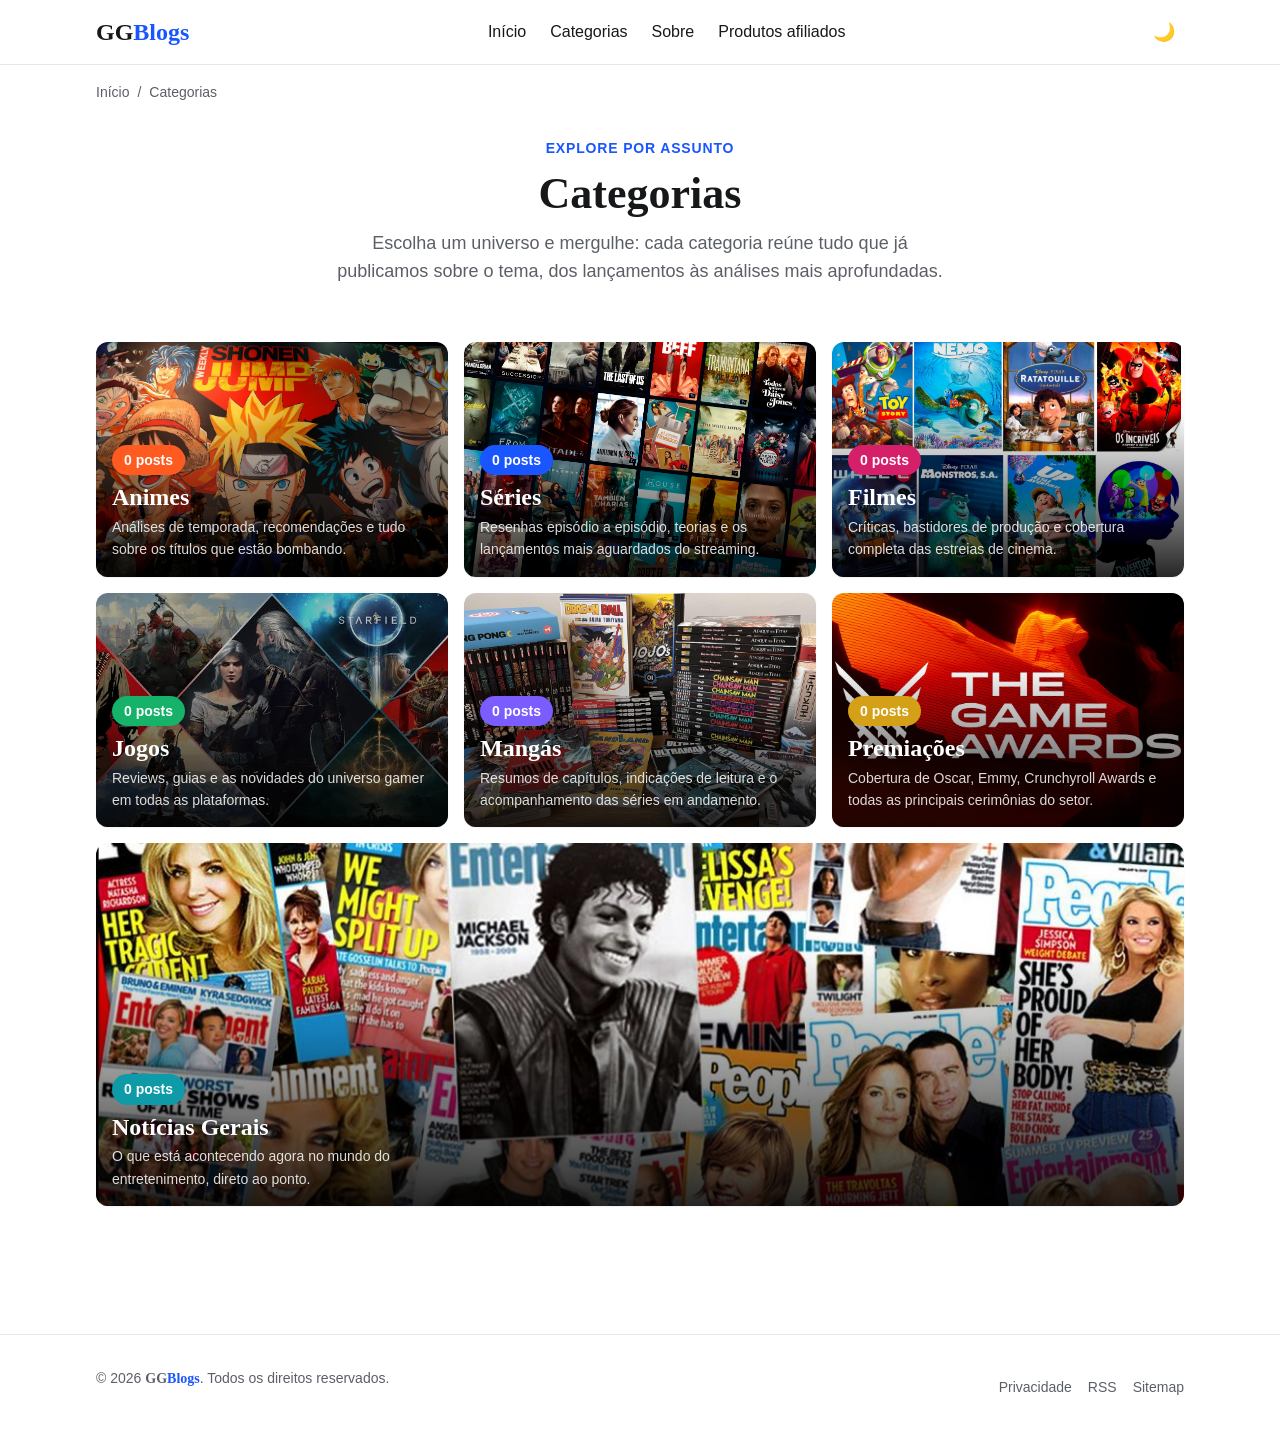
<file: categoria.html>
<!DOCTYPE html>
<html lang="pt-BR">
<head>
  <meta charset="UTF-8">
  <meta name="viewport" content="width=device-width, initial-scale=1.0">

  <title>Categorias | GGBlogs</title>
  <meta name="description" content="Explore todo o conteúdo do blog por categoria: animes, séries, filmes, jogos, mangás, premiações e notícias.">
  <meta name="robots" content="index, follow">
  <link rel="canonical" href="https://gustavogabrielgomes12345-sketch.github.io/projeto_pessoal_teste/categoria.html">

  <meta property="og:type" content="website">
  <meta property="og:title" content="Categorias | GGBlogs">
  <meta property="og:description" content="Explore todo o conteúdo do blog por categoria.">
  <meta property="og:url" content="https://gustavogabrielgomes12345-sketch.github.io/projeto_pessoal_teste/categoria.html">
  <meta property="og:image" content="https://gustavogabrielgomes12345-sketch.github.io/projeto_pessoal_teste/img/img_link.jpg">
  <meta property="og:locale" content="pt_BR">

  <link rel="icon" type="image/png" href="img/icon.png">
  <link rel="apple-touch-icon" href="img/icon.png">
  <link rel="manifest" href="manifest.json">
  <meta name="theme-color" content="#111111">

  <link rel="preconnect" href="https://fonts.googleapis.com">
  <link rel="preconnect" href="https://fonts.gstatic.com" crossorigin>
  <link rel="stylesheet" href="css/style.css">

  <!-- JSON-LD: Breadcrumbs -->
  <script type="application/ld+json">
  {
    "@context": "https://schema.org",
    "@type": "BreadcrumbList",
    "itemListElement": [
      {"@type": "ListItem", "position": 1, "name": "Início", "item": "https://gustavogabrielgomes12345-sketch.github.io/projeto_pessoal_teste/"},
      {"@type": "ListItem", "position": 2, "name": "Categorias", "item": "https://gustavogabrielgomes12345-sketch.github.io/projeto_pessoal_teste/categoria.html"}
    ]
  }
  </script>

  <!-- JSON-LD: CollectionPage -->
  <script type="application/ld+json">
  {
    "@context": "https://schema.org",
    "@type": "CollectionPage",
    "name": "Categorias",
    "description": "Explore todo o conteúdo do blog por categoria.",
    "url": "https://gustavogabrielgomes12345-sketch.github.io/projeto_pessoal_teste/categoria.html"
  }
  </script>
</head>
<body>

  <a href="#conteudo" class="skip-link">Pular para o conteúdo</a>

  <header class="site-header">
    <div class="container header-inner">
      <a href="index.html" class="logo" aria-label="Página inicial do GGBlogs">GG<span>Blogs</span></a>
      <nav class="main-nav" aria-label="Navegação principal">
      <button class="nav-toggle" aria-expanded="false" aria-controls="nav-menu">
  <span class="nav-toggle-icon">
    <span class="sr-only">Abrir menu</span>
    <span class="nav-toggle-bar"></span>
  </span>
  <span class="nav-toggle-label" aria-hidden="true">Menu</span>
</button>
        <ul id="nav-menu" class="nav-menu">
          <li><a href="index.html">Início</a></li>
          <li><a href="categoria.html" aria-current="page">Categorias</a></li>
          <li><a href="sobre.html">Sobre</a></li>
          <li><a href="afiliados.html">Produtos afiliados</a></li>
        </ul>
      </nav>
      <button id="theme-toggle" class="theme-toggle" aria-label="Alternar tema claro/escuro">
        <span aria-hidden="true">🌙</span>
      </button>
    </div>
  </header>

  <main id="conteudo">

    <nav class="breadcrumb container" aria-label="Trilha de navegação">
      <ol>
        <li><a href="index.html">Início</a></li>
        <li aria-current="page">Categorias</li>
      </ol>
    </nav>

    <section class="category-hero container">
      <span class="eyebrow">Explore por assunto</span>
      <h1>Categorias</h1>
      <p class="hero-subtitle">Escolha um universo e mergulhe: cada categoria reúne tudo que já publicamos sobre o tema, dos lançamentos às análises mais aprofundadas.</p>
    </section>

    <section class="category-grid container" aria-label="Lista de categorias">

      <a href="categoria/animes.html" class="category-card" data-accent="animes">
        <img class="category-card-img" src="img/Animes.jpg" width="600" height="400" alt="Cena ilustrativa de anime" loading="lazy" decoding="async">
        <div class="category-card-overlay">
          <span class="category-card-count">0 posts</span>
          <h2 class="category-card-title">Animes</h2>
          <p class="category-card-desc">Análises de temporada, recomendações e tudo sobre os títulos que estão bombando.</p>
        </div>
      </a>

      <a href="categoria/series.html" class="category-card" data-accent="series">
        <img class="category-card-img" src="img/Series.jpg" width="600" height="400" alt="Cena ilustrativa de série" loading="lazy" decoding="async">
        <div class="category-card-overlay">
          <span class="category-card-count">0 posts</span>
          <h2 class="category-card-title">Séries</h2>
          <p class="category-card-desc">Resenhas episódio a episódio, teorias e os lançamentos mais aguardados do streaming.</p>
        </div>
      </a>

      <a href="categoria/filmes.html" class="category-card" data-accent="filmes">
        <img class="category-card-img" src="img/Filmes.jpg" width="600" height="400" alt="Cena ilustrativa de filme" loading="lazy" decoding="async">
        <div class="category-card-overlay">
          <span class="category-card-count">0 posts</span>
          <h2 class="category-card-title">Filmes</h2>
          <p class="category-card-desc">Críticas, bastidores de produção e cobertura completa das estreias de cinema.</p>
        </div>
      </a>

      <a href="categoria/jogos.html" class="category-card" data-accent="jogos">
        <img class="category-card-img" src="img/jogos.jpg" width="600" height="400" alt="Cena ilustrativa de jogo" loading="lazy" decoding="async">
        <div class="category-card-overlay">
          <span class="category-card-count">0 posts</span>
          <h2 class="category-card-title">Jogos</h2>
          <p class="category-card-desc">Reviews, guias e as novidades do universo gamer em todas as plataformas.</p>
        </div>
      </a>

      <a href="categoria/mangas.html" class="category-card" data-accent="mangas">
        <img class="category-card-img" src="img/mangás.jpg" width="600" height="400" alt="Cena ilustrativa de mangá" loading="lazy" decoding="async">
        <div class="category-card-overlay">
          <span class="category-card-count">0 posts</span>
          <h2 class="category-card-title">Mangás</h2>
          <p class="category-card-desc">Resumos de capítulos, indicações de leitura e o acompanhamento das séries em andamento.</p>
        </div>
      </a>

      <a href="categoria/premiacoes.html" class="category-card" data-accent="premiacoes">
        <img class="category-card-img" src="img/premiações.jpg" width="600" height="400" alt="Cena ilustrativa de premiação" loading="lazy" decoding="async">
        <div class="category-card-overlay">
          <span class="category-card-count">0 posts</span>
          <h2 class="category-card-title">Premiações</h2>
          <p class="category-card-desc">Cobertura de Oscar, Emmy, Crunchyroll Awards e todas as principais cerimônias do setor.</p>
        </div>
      </a>

      <a href="categoria/noticias.html" class="category-card category-card-wide" data-accent="noticias">
        <img class="category-card-img" src="img/Noticias_gerais.jpg" width="1200" height="400" alt="Ilustração de notícias gerais do entretenimento" loading="lazy" decoding="async">
        <div class="category-card-overlay">
          <span class="category-card-count">0 posts</span>
          <h2 class="category-card-title">Notícias Gerais</h2>
          <p class="category-card-desc">O que está acontecendo agora no mundo do entretenimento, direto ao ponto.</p>
        </div>
      </a>

    </section>

    <!-- Espaço de anúncio — antes do rodapé
    <div class="ad-slot ad-slot--leaderboard container" aria-hidden="true"></div>
    Ativar quando tiver Adsense-->
  </main>

  <footer class="site-footer">
    <div class="container footer-inner">
      <p>&copy; <span id="ano"></span> <span class="brand-name">GG<span>Blogs</span></span>. Todos os direitos reservados.</p>
      <ul class="footer-links">
        <li><a href="politica-de-privacidade.html">Privacidade</a></li>
        <li><a href="rss.html">RSS</a></li>
        <li><a href="sitemap.html">Sitemap</a></li>
      </ul>
    </div>
  </footer>

  <script src="js/main.js" defer></script>
</body>
</html>
</file>
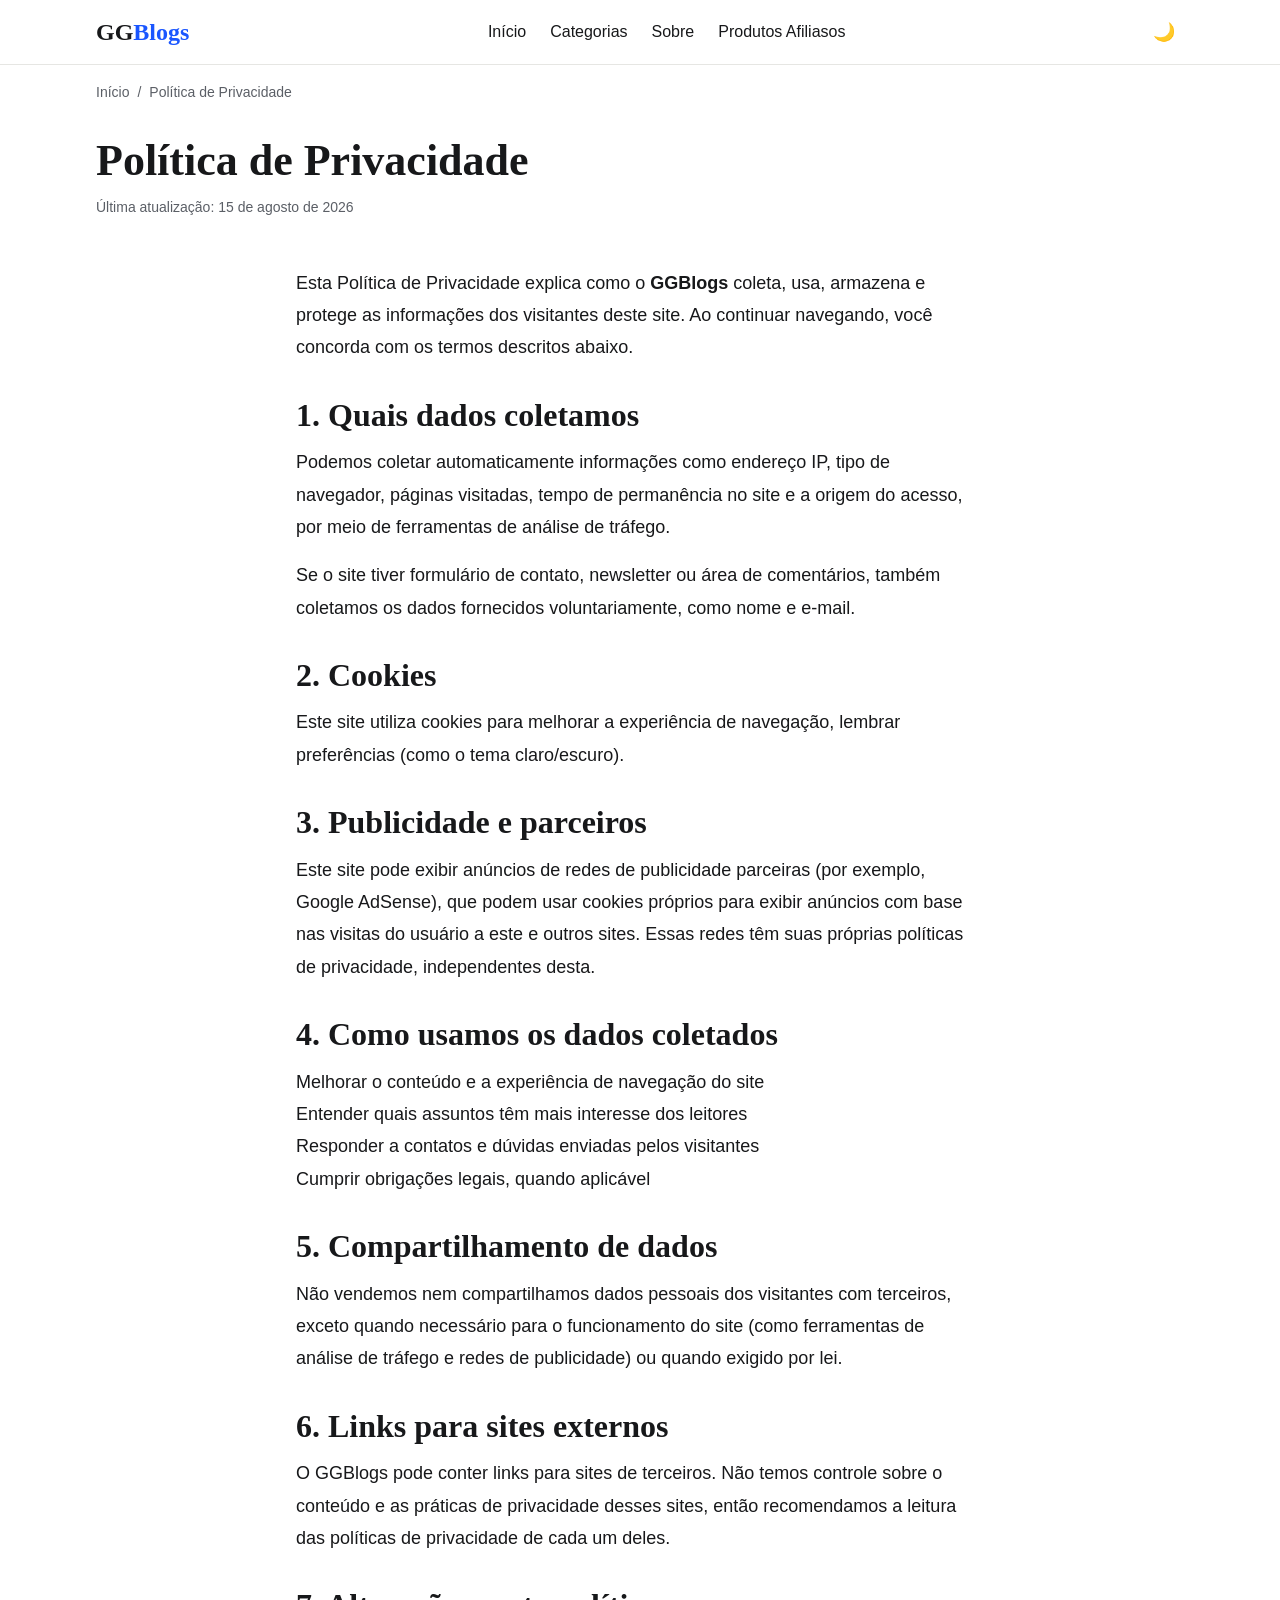
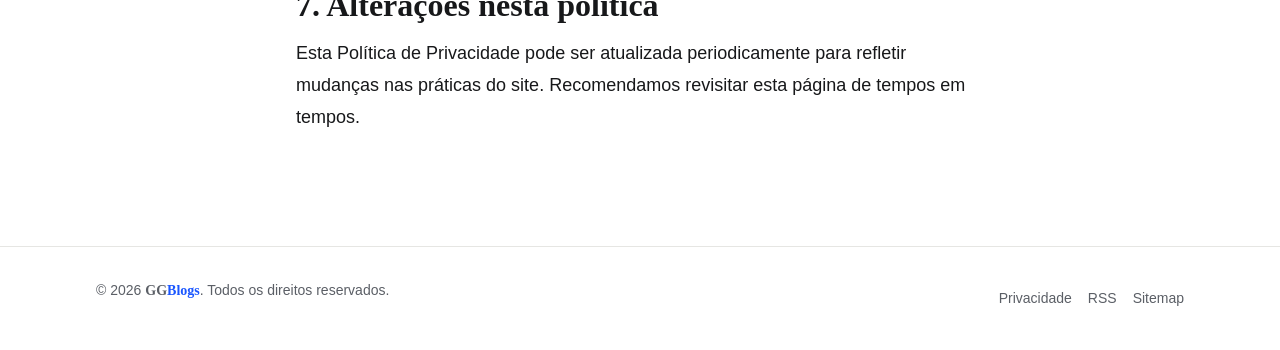
<file: politica-de-privacidade.html>
<!DOCTYPE html>
<html lang="pt-BR">
<head>
  <meta charset="UTF-8">
  <meta name="viewport" content="width=device-width, initial-scale=1.0">

  <title>Política de Privacidade | GGBlogs</title>
  <meta name="description" content="Saiba como o GGBlogs coleta, usa e protege os dados dos visitantes do site.">
  <meta name="robots" content="index, follow">
  <link rel="canonical" href="https://gustavogabrielgomes12345-sketch.github.io/projeto_pessoal_teste/politica-de-privacidade.html">

  <meta property="og:type" content="website">
  <meta property="og:title" content="Política de Privacidade | GGBlogs">
  <meta property="og:description" content="Saiba como o GGBlogs coleta, usa e protege os dados dos visitantes do site.">
  <meta property="og:url" content="https://gustavogabrielgomes12345-sketch.github.io/projeto_pessoal_teste/politica-de-privacidade.html">
  <meta property="og:image" content="https://gustavogabrielgomes12345-sketch.github.io/projeto_pessoal_teste/img/img_link.jpg">
  <meta property="og:locale" content="pt_BR">

  <link rel="icon" type="image/png" href="img/icon.png">
  <link rel="apple-touch-icon" href="img/icon.png">
  <link rel="manifest" href="manifest.json">
  <meta name="theme-color" content="#111111">


  <link rel="preconnect" href="https://fonts.googleapis.com">
  <link rel="preconnect" href="https://fonts.gstatic.com" crossorigin>
  <link rel="stylesheet" href="./css/style.css">

  <script type="application/ld+json">
    {
      "@context": "https://schema.org",
      "@type": "BreadcrumbList",
      "itemListElement": [
        {"@type": "ListItem", "position": 1, "name": "Início", "item": "https://gustavogabrielgomes12345-sketch.github.io/projeto_pessoal_teste/"},
      {"@type": "ListItem", "position": 2, "name": "Política de Privacidade", "item": "https://gustavogabrielgomes12345-sketch.github.io/projeto_pessoal_teste/pagina/politica-de-privacidade.html"}
      ]
    }
  </script>
</head>
<body>

  <a href="#conteudo" class="skip-link">Pular para o conteúdo</a>

  <header class="site-header">
    <div class="container header-inner">
      <a href="index.html" class="logo" aria-label="Página inicial do GGBlogs">GG<span>Blogs</span></a>
      <nav class="main-nav" aria-label="Navegação principal">
      <button class="nav-toggle" aria-expanded="false" aria-controls="nav-menu">
  <span class="nav-toggle-icon">
    <span class="sr-only">Abrir menu</span>
    <span class="nav-toggle-bar"></span>
  </span>
  <span class="nav-toggle-label" aria-hidden="true">Menu</span>
</button>
        <ul id="nav-menu" class="nav-menu">
          <li><a href="index.html">Início</a></li>
          <li><a href="categoria.html">Categorias</a></li>
          <li><a href="sobre.html">Sobre</a></li>
          <li><a href="afiliados.html">Produtos Afiliasos</a></li>
        </ul>
      </nav>
      <button id="theme-toggle" class="theme-toggle" aria-label="Alternar tema claro/escuro">
        <span aria-hidden="true">🌙</span>
      </button>
    </div>
  </header>

  <main id="conteudo">
    <article class="post">

      <nav class="breadcrumb container" aria-label="Trilha de navegação">
        <ol>
          <li><a href="index.html">Início</a></li>
          <li aria-current="page">Política de Privacidade</li>
        </ol>
      </nav>

      <header class="post-header container">
        <h1>Política de Privacidade</h1>
        <div class="post-meta">
          <span>Última atualização: <time datetime="2026-08-15">15 de agosto de 2026</time></span>
        </div>
      </header>

      <div class="post-content container">

        <p>Esta Política de Privacidade explica como o <strong>GGBlogs</strong> coleta, usa, armazena e protege as informações dos visitantes deste site. Ao continuar navegando, você concorda com os termos descritos abaixo.</p>

        <h2>1. Quais dados coletamos</h2>
        <p>Podemos coletar automaticamente informações como endereço IP, tipo de navegador, páginas visitadas, tempo de permanência no site e a origem do acesso, por meio de ferramentas de análise de tráfego.</p>
        <p>Se o site tiver formulário de contato, newsletter ou área de comentários, também coletamos os dados fornecidos voluntariamente, como nome e e-mail.</p>

        <h2>2. Cookies</h2>
        <p>Este site utiliza cookies para melhorar a experiência de navegação, lembrar preferências (como o tema claro/escuro).</p>

        <h2>3. Publicidade e parceiros</h2>
        <p>Este site pode exibir anúncios de redes de publicidade parceiras (por exemplo, Google AdSense), que podem usar cookies próprios para exibir anúncios com base nas visitas do usuário a este e outros sites. Essas redes têm suas próprias políticas de privacidade, independentes desta.</p>

        <h2>4. Como usamos os dados coletados</h2>
        <ul>
          <li>Melhorar o conteúdo e a experiência de navegação do site</li>
          <li>Entender quais assuntos têm mais interesse dos leitores</li>
          <li>Responder a contatos e dúvidas enviadas pelos visitantes</li>
          <li>Cumprir obrigações legais, quando aplicável</li>
        </ul>

        <h2>5. Compartilhamento de dados</h2>
        <p>Não vendemos nem compartilhamos dados pessoais dos visitantes com terceiros, exceto quando necessário para o funcionamento do site (como ferramentas de análise de tráfego e redes de publicidade) ou quando exigido por lei.</p>

        <h2>6. Links para sites externos</h2>
        <p>O GGBlogs pode conter links para sites de terceiros. Não temos controle sobre o conteúdo e as práticas de privacidade desses sites, então recomendamos a leitura das políticas de privacidade de cada um deles.</p>

        <h2>7. Alterações nesta política</h2>
        <p>Esta Política de Privacidade pode ser atualizada periodicamente para refletir mudanças nas práticas do site. Recomendamos revisitar esta página de tempos em tempos.</p>

      </div>

    </article>
  </main>

  <footer class="site-footer">
    <div class="container footer-inner">
      <p>&copy; <span id="ano"></span> <span class="brand-name">GG<span>Blogs</span></span>. Todos os direitos reservados.</p>
      <ul class="footer-links">
        <li><a href="politica-de-privacidade.html">Privacidade</a></li>
        <li><a href="rss.html">RSS</a></li>
        <li><a href="sitemap.html">Sitemap</a></li>
      </ul>
    </div>
  </footer>

  <script src="./js/main.js" defer></script>
</body>
</html>
</file>
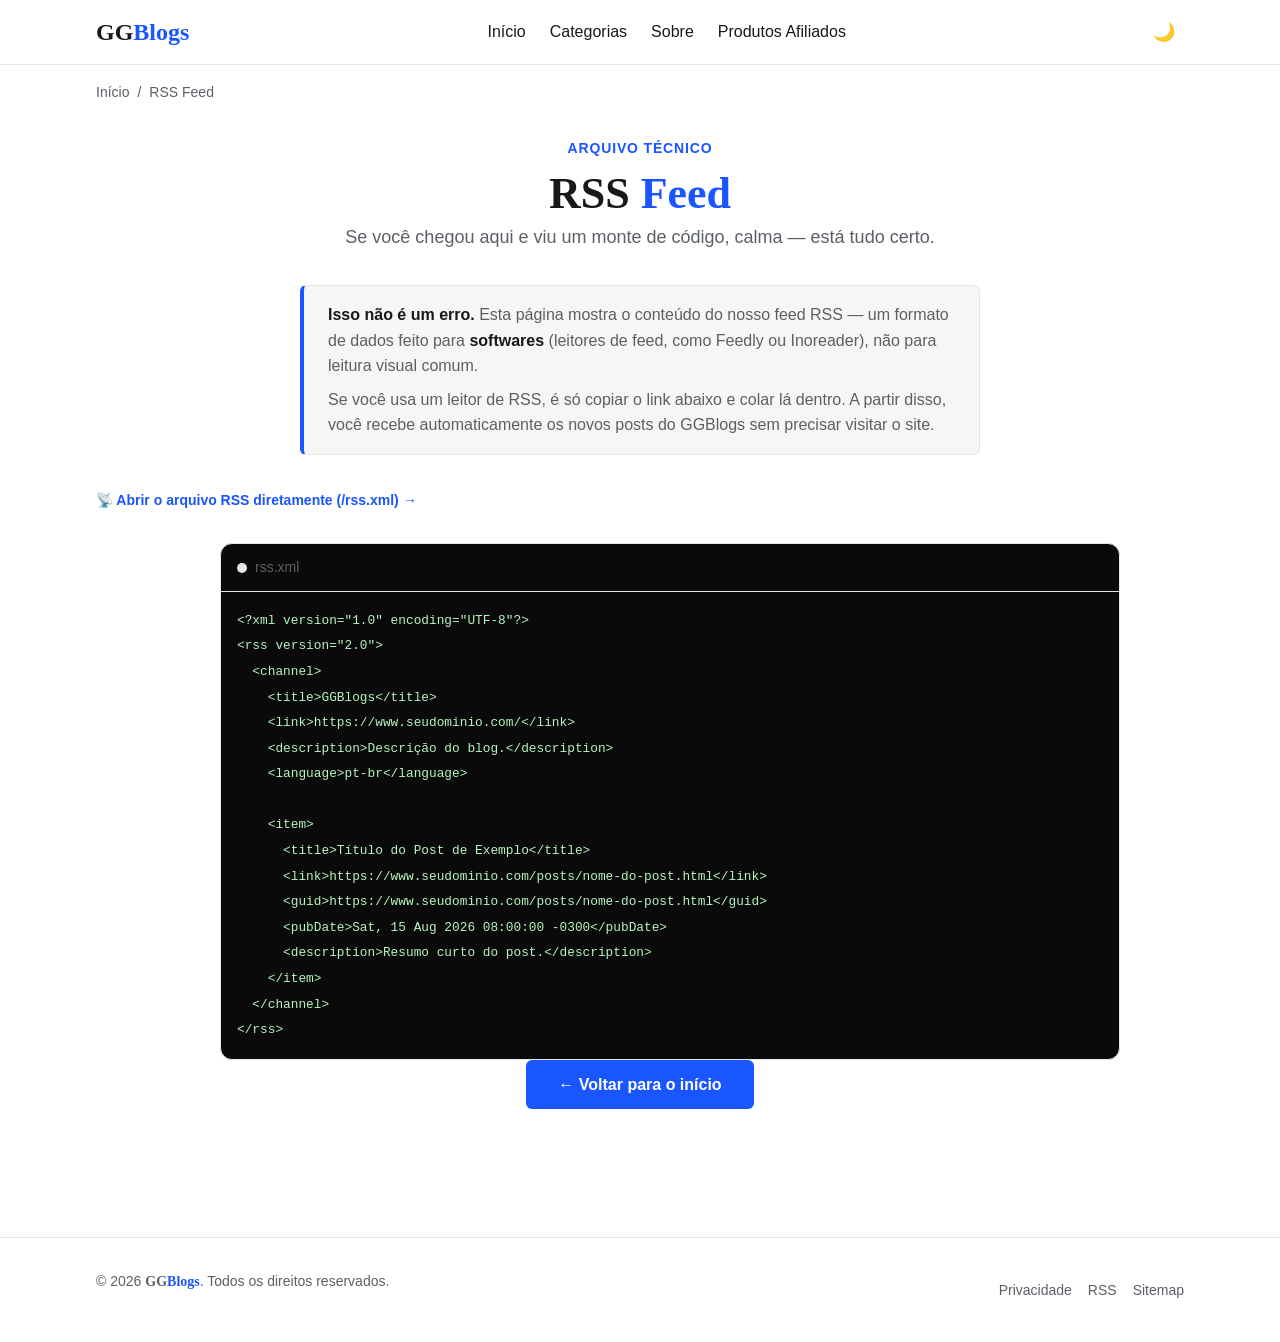
<file: rss.html>
<!DOCTYPE html>
<html lang="pt-BR">
<head>
  <meta charset="UTF-8">
  <meta name="viewport" content="width=device-width, initial-scale=1.0">

  <title>RSS Feed | GGBlogs</title>
  <meta name="description" content="Entenda o feed RSS do GGBlogs e como usá-lo no seu leitor de notícias favorito.">
  <meta name="robots" content="index, follow">
  <link rel="canonical" href="https://www.seudominio.com/rss.html">
  <link rel="alternate" type="application/rss+xml" title="GGBlogs RSS Feed" href="/rss.xml">

  <link rel="icon" type="image/png" href="img/icon.png">
  <link rel="apple-touch-icon" href="img/icon.png">
  <link rel="manifest" href="manifest.json">
  <meta name="theme-color" content="#111111">


  <link rel="preconnect" href="https://fonts.googleapis.com">
  <link rel="preconnect" href="https://fonts.gstatic.com" crossorigin>
  <link rel="stylesheet" href="./css/style.css">

  <script type="application/ld+json">
  {
    "@context": "https://schema.org",
    "@type": "BreadcrumbList",
    "itemListElement": [
      {"@type": "ListItem", "position": 1, "name": "Início", "item": "https://gustavogabrielgomes12345-sketch.github.io/projeto_pessoal_teste/"},
      {"@type": "ListItem", "position": 2, "name": "RSS Feed", "item": "https://gustavogabrielgomes12345-sketch.github.io/projeto_pessoal_teste/rss.html"}
    ]
  }
  </script>
</head>
<body>

  <a href="#conteudo" class="skip-link">Pular para o conteúdo</a>

  <header class="site-header">
    <div class="container header-inner">
      <a href="index.html" class="logo" aria-label="Página inicial do GGBlogs">GG<span>Blogs</span></a>
      <nav class="main-nav" aria-label="Navegação principal">
        <button class="nav-toggle" aria-expanded="false" aria-controls="nav-menu">
          <span class="nav-toggle-icon">
            <span class="sr-only">Abrir menu</span>
            <span class="nav-toggle-bar"></span>
          </span>
          <span class="nav-toggle-label" aria-hidden="true">Menu</span>
        </button>
        <ul id="nav-menu" class="nav-menu">
          <li><a href="index.html">Início</a></li>
          <li><a href="categoria.html">Categorias</a></li>
          <li><a href="sobre.html">Sobre</a></li>
          <li><a href="afiliados.html">Produtos Afiliados</a></li>
        </ul>
      </nav>
      <button id="theme-toggle" class="theme-toggle" aria-label="Alternar tema claro/escuro">
        <span aria-hidden="true">🌙</span>
      </button>
    </div>
  </header>

  <main id="conteudo">

    <nav class="breadcrumb container" aria-label="Trilha de navegação">
      <ol>
        <li><a href="index.html">Início</a></li>
        <li aria-current="page">RSS Feed</li>
      </ol>
    </nav>

    <section class="tech-page-hero container">
      <span class="eyebrow">Arquivo técnico</span>
      <h1>RSS <span class="accent">Feed</span></h1>
      <p class="lead">Se você chegou aqui e viu um monte de código, calma — está tudo certo.</p>
    </section>

    <div class="container">
      <div class="tech-info-box">
        <p><strong>Isso não é um erro.</strong> Esta página mostra o conteúdo do nosso feed RSS — um formato de dados feito para <strong>softwares</strong> (leitores de feed, como Feedly ou Inoreader), não para leitura visual comum.</p>
        <p>Se você usa um leitor de RSS, é só copiar o link abaixo e colar lá dentro. A partir disso, você recebe automaticamente os novos posts do GGBlogs sem precisar visitar o site.</p>
      </div>

      <a href="rss.xml" class="tech-raw-link" target="_blank" rel="noopener">
        📡 Abrir o arquivo RSS diretamente (/rss.xml) →
      </a>

      <div class="tech-code-block">
        <div class="tech-code-block-header">
          <span class="tech-code-block-dot" aria-hidden="true"></span>
          <span>rss.xml</span>
        </div>
        <pre><code id="raw-code-preview" data-src="/rss.xml">Carregando conteúdo…</code></pre>
      </div>
    </div>

    <div class="tech-back-band container">
      <a href="index.html" class="cta-button">← Voltar para o início</a>
    </div>

  </main>

  <footer class="site-footer">
    <div class="container footer-inner">
      <p>&copy; <span id="ano"></span> <span class="brand-name">GG<span>Blogs</span></span>. Todos os direitos reservados.</p>
      <ul class="footer-links">
        <li><a href="politica-de-privacidade.html">Privacidade</a></li>
        <li><a href="rss.html">RSS</a></li>
        <li><a href="sitemap.html">Sitemap</a></li>
      </ul>
    </div>
  </footer>

  <script src="./js/main.js" defer></script>
</body>
</html>
</file>
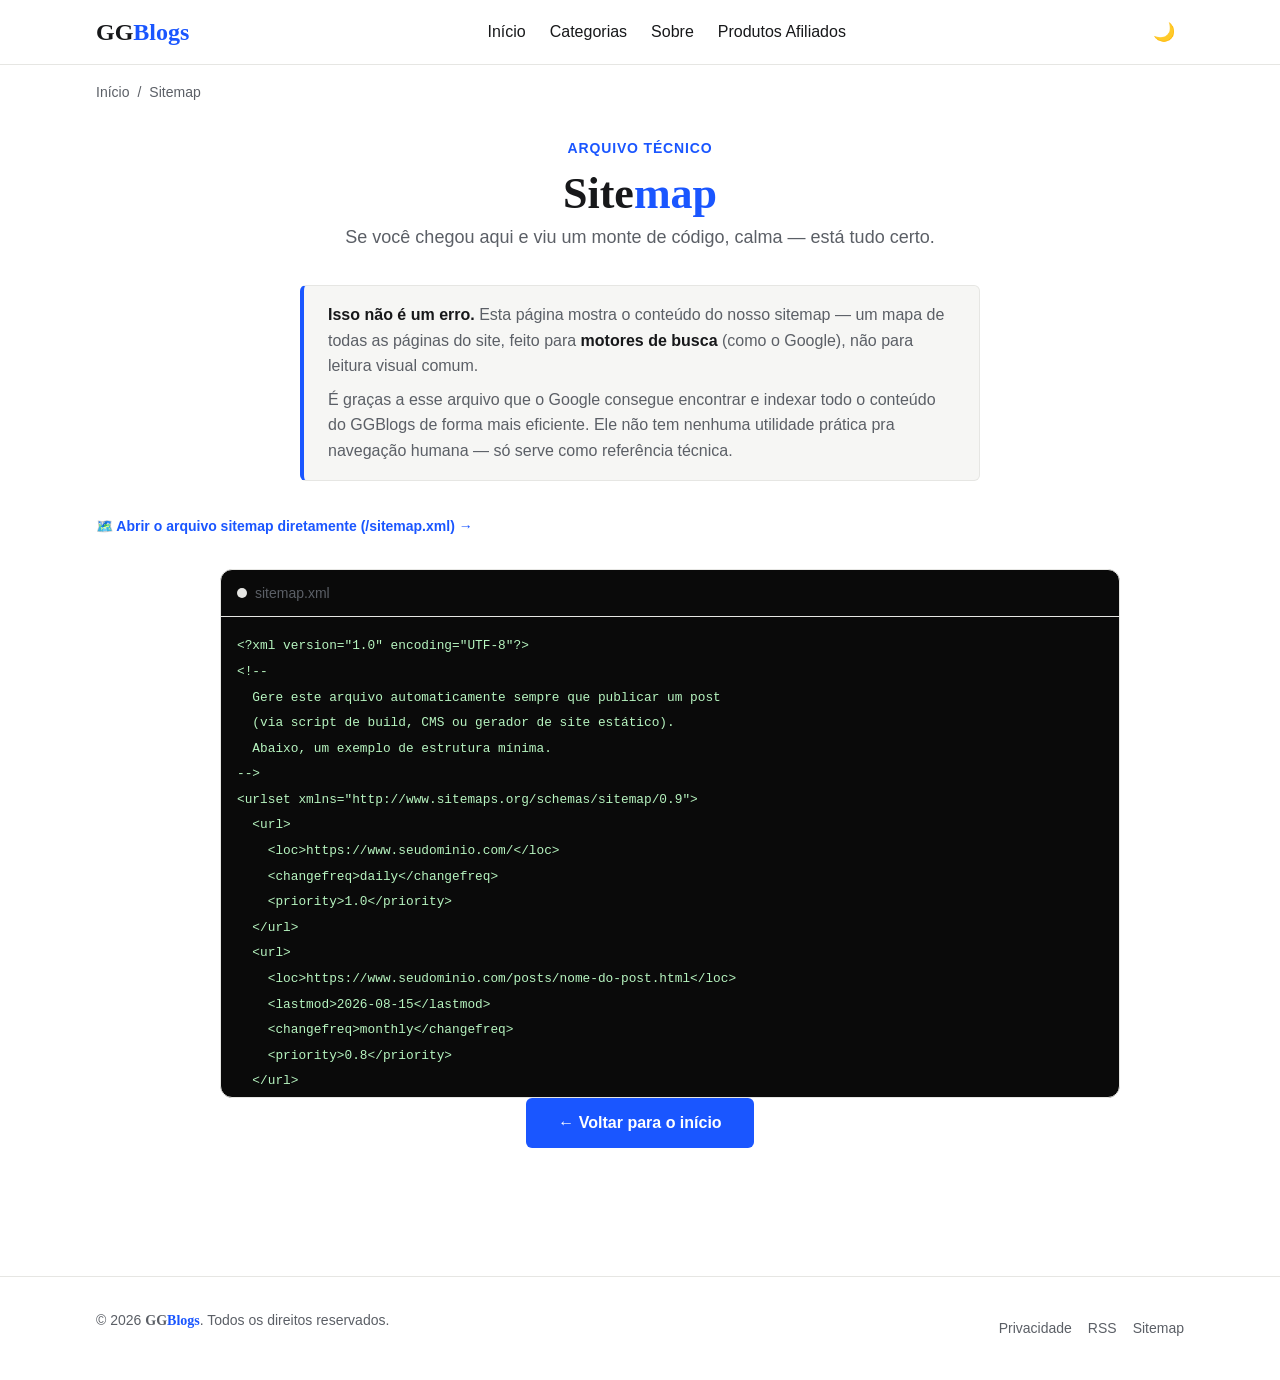
<file: sitemap.html>
<!DOCTYPE html>
<html lang="pt-BR">
<head>
  <meta charset="UTF-8">
  <meta name="viewport" content="width=device-width, initial-scale=1.0">

  <title>Sitemap | GGBlogs</title>
  <meta name="description" content="Entenda o sitemap do GGBlogs: o mapa do site usado pelo Google para indexar nossas páginas.">
  <meta name="robots" content="index, follow">
  <link rel="canonical" href="https://www.seudominio.com/sitemap.html">

  <link rel="icon" type="image/png" href="img/icon.png">
  <link rel="apple-touch-icon" href="img/icon.png">
  <link rel="manifest" href="manifest.json">
  <meta name="theme-color" content="#111111">


  <link rel="preconnect" href="https://fonts.googleapis.com">
  <link rel="preconnect" href="https://fonts.gstatic.com" crossorigin>
  <link rel="stylesheet" href="./css/style.css">

  <script type="application/ld+json">
  {
    "@context": "https://schema.org",
    "@type": "BreadcrumbList",
    "itemListElement": [
      {"@type": "ListItem", "position": 1, "name": "Início", "item": "https://gustavogabrielgomes12345-sketch.github.io/projeto_pessoal_teste/"},
      {"@type": "ListItem", "position": 2, "name": "Sitemap", "item": "https://gustavogabrielgomes12345-sketch.github.io/projeto_pessoal_teste/sitemap.html"}
    ]
  }
  </script>
</head>
<body>

  <a href="#conteudo" class="skip-link">Pular para o conteúdo</a>

  <header class="site-header">
    <div class="container header-inner">
      <a href="index.html" class="logo" aria-label="Página inicial do GGBlogs">GG<span>Blogs</span></a>
      <nav class="main-nav" aria-label="Navegação principal">
        <button class="nav-toggle" aria-expanded="false" aria-controls="nav-menu">
          <span class="nav-toggle-icon">
            <span class="sr-only">Abrir menu</span>
            <span class="nav-toggle-bar"></span>
          </span>
          <span class="nav-toggle-label" aria-hidden="true">Menu</span>
        </button>
        <ul id="nav-menu" class="nav-menu">
          <li><a href="index.html">Início</a></li>
          <li><a href="categoria.html">Categorias</a></li>
          <li><a href="sobre.html">Sobre</a></li>
          <li><a href="afiliados.html">Produtos Afiliados</a></li>
        </ul>
      </nav>
      <button id="theme-toggle" class="theme-toggle" aria-label="Alternar tema claro/escuro">
        <span aria-hidden="true">🌙</span>
      </button>
    </div>
  </header>

  <main id="conteudo">

    <nav class="breadcrumb container" aria-label="Trilha de navegação">
      <ol>
        <li><a href="index.html">Início</a></li>
        <li aria-current="page">Sitemap</li>
      </ol>
    </nav>

    <section class="tech-page-hero container">
      <span class="eyebrow">Arquivo técnico</span>
      <h1>Site<span class="accent">map</span></h1>
      <p class="lead">Se você chegou aqui e viu um monte de código, calma — está tudo certo.</p>
    </section>

    <div class="container">
      <div class="tech-info-box">
        <p><strong>Isso não é um erro.</strong> Esta página mostra o conteúdo do nosso sitemap — um mapa de todas as páginas do site, feito para <strong>motores de busca</strong> (como o Google), não para leitura visual comum.</p>
        <p>É graças a esse arquivo que o Google consegue encontrar e indexar todo o conteúdo do GGBlogs de forma mais eficiente. Ele não tem nenhuma utilidade prática pra navegação humana — só serve como referência técnica.</p>
      </div>

      <a href="sitemap.xml" class="tech-raw-link" target="_blank" rel="noopener">
        🗺️ Abrir o arquivo sitemap diretamente (/sitemap.xml) →
      </a>

      <div class="tech-code-block">
        <div class="tech-code-block-header">
          <span class="tech-code-block-dot" aria-hidden="true"></span>
          <span>sitemap.xml</span>
        </div>
        <pre><code id="raw-code-preview" data-src="/sitemap.xml">Carregando conteúdo…</code></pre>
      </div>
    </div>

    <div class="tech-back-band container">
      <a href="index.html" class="cta-button">← Voltar para o início</a>
    </div>

  </main>

  <footer class="site-footer">
    <div class="container footer-inner">
      <p>&copy; <span id="ano"></span> <span class="brand-name">GG<span>Blogs</span></span>. Todos os direitos reservados.</p>
      <ul class="footer-links">
        <li><a href="politica-de-privacidade.html">Privacidade</a></li>
        <li><a href="rss.html">RSS</a></li>
        <li><a href="sitemap.html">Sitemap</a></li>
      </ul>
    </div>
  </footer>

  <script src="./js/main.js" defer></script>
</body>
</html>
</file>
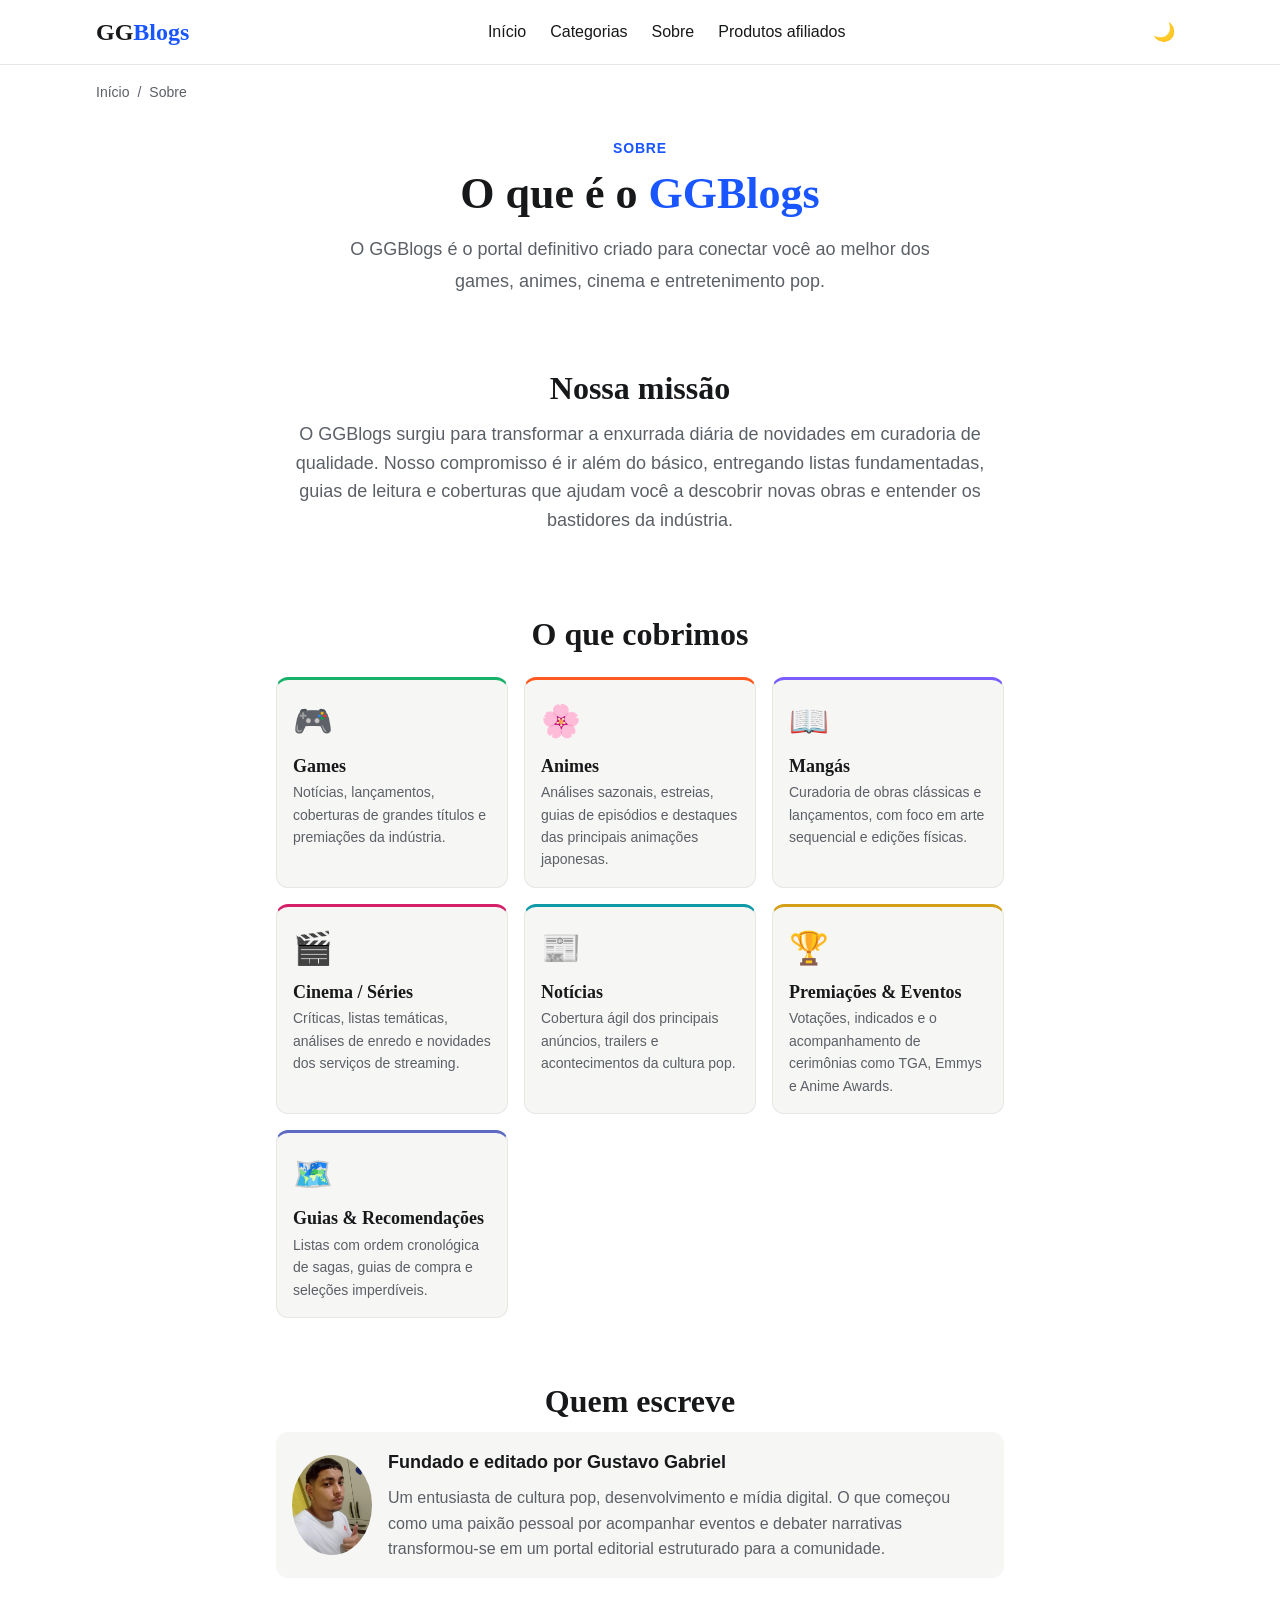
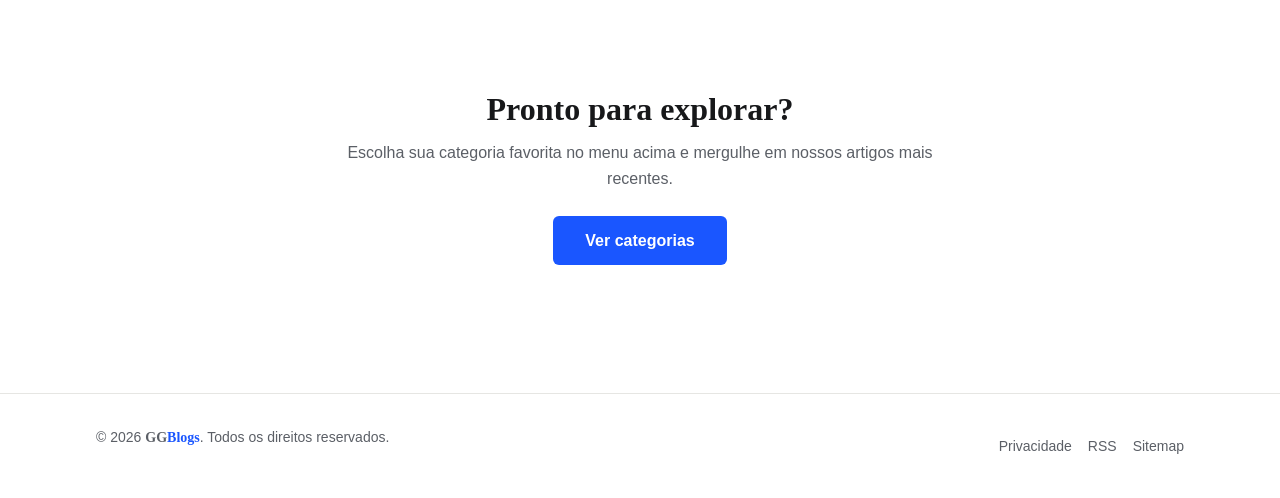
<file: sobre.html>
<!DOCTYPE html>
<html lang="pt-BR">
<head>
  <meta charset="UTF-8">
  <meta name="viewport" content="width=device-width, initial-scale=1.0">

  <title>Sobre | GGBlogs</title>
  <meta name="description" content="Conheça o GGBlogs: o portal criado para conectar você ao melhor dos games, animes, cinema e entretenimento pop.">
  <meta name="robots" content="index, follow">
  <link rel="canonical" href="https://gustavogabrielgomes12345-sketch.github.io/projeto_pessoal_teste/sobre.html">

  <meta property="og:type" content="website">
  <meta property="og:title" content="Sobre | GGBlogs">
  <meta property="og:description" content="Conheça o GGBlogs: o portal criado para conectar você ao melhor dos games, animes, cinema e entretenimento pop.">
  <meta property="og:url" content="https://gustavogabrielgomes12345-sketch.github.io/projeto_pessoal_teste/sobre.html">
  <meta property="og:image" content="https://gustavogabrielgomes12345-sketch.github.io/projeto_pessoal_teste/img/img_link.jpg">
  <meta property="og:locale" content="pt_BR">


  <link rel="icon" type="image/png" href="img/icon.png">
  <link rel="apple-touch-icon" href="img/icon.png">
  <link rel="manifest" href="manifest.json">
  <meta name="theme-color" content="#111111">

  <link rel="preconnect" href="https://fonts.googleapis.com">
  <link rel="preconnect" href="https://fonts.gstatic.com" crossorigin>
  <link rel="stylesheet" href="css/style.css">

  <script type="application/ld+json">
  {
    "@context": "https://schema.org",
    "@type": "AboutPage",
    "name": "Sobre o GGBlogs",
    "url": "https://gustavogabrielgomes12345-sketch.github.io/projeto_pessoal_teste/sobre.html",
    "description": "Conheça o GGBlogs: o portal criado para conectar você ao melhor dos games, animes, cinema e entretenimento pop."
  }
  </script>

  <script type="application/ld+json">
  {
    "@context": "https://schema.org",
    "@type": "BreadcrumbList",
    "itemListElement": [
      {"@type": "ListItem", "position": 1, "name": "Início", "item": "https://gustavogabrielgomes12345-sketch.github.io/projeto_pessoal_teste/"},
      {"@type": "ListItem", "position": 2, "name": "Sobre", "item": "https://gustavogabrielgomes12345-sketch.github.io/projeto_pessoal_teste/sobre.html"}
    ]
  }
  </script>
</head>
<body>

  <a href="#conteudo" class="skip-link">Pular para o conteúdo</a>

  <header class="site-header">
    <div class="container header-inner">
      <a href="index.html" class="logo" aria-label="Página inicial do GGBlogs">GG<span>Blogs</span></a>
      <nav class="main-nav" aria-label="Navegação principal">
        <button class="nav-toggle" aria-expanded="false" aria-controls="nav-menu">
  <span class="nav-toggle-icon">
    <span class="sr-only">Abrir menu</span>
    <span class="nav-toggle-bar"></span>
  </span>
  <span class="nav-toggle-label" aria-hidden="true">Menu</span>
</button>
        <ul id="nav-menu" class="nav-menu">
          <li><a href="index.html">Início</a></li>
          <li><a href="categoria.html">Categorias</a></li>
          <li><a href="sobre.html" aria-current="page">Sobre</a></li>
          <li><a href="afiliados.html">Produtos afiliados</a></li>
        </ul>
      </nav>
      <button id="theme-toggle" class="theme-toggle" aria-label="Alternar tema claro/escuro">
        <span aria-hidden="true">🌙</span>
      </button>
    </div>
  </header>

  <main id="conteudo">

    <nav class="breadcrumb container" aria-label="Trilha de navegação">
      <ol>
        <li><a href="index.html">Início</a></li>
        <li aria-current="page">Sobre</li>
      </ol>
    </nav>

    <!-- HERO -->
    <section class="page-hero container">
      <span class="eyebrow">Sobre</span>
      <h1>O que é o <span class="accent">GGBlogs</span></h1>
      <p class="lead">O GGBlogs é o portal definitivo criado para conectar você ao melhor dos games, animes, cinema e entretenimento pop.</p>
    </section>

    <!-- MISSÃO -->
    <section class="about-section container">
      <h2>Nossa missão</h2>
      <p>O GGBlogs surgiu para transformar a enxurrada diária de novidades em curadoria de qualidade. Nosso compromisso é ir além do básico, entregando listas fundamentadas, guias de leitura e coberturas que ajudam você a descobrir novas obras e entender os bastidores da indústria.</p>
    </section>

    <!-- ÁREAS QUE COBRE -->
    <section class="about-section container">
      <h2>O que cobrimos</h2>
      <div class="coverage-grid">

        <div class="coverage-card" data-accent="jogos">
          <span class="coverage-icon" aria-hidden="true">🎮</span>
          <h3>Games</h3>
          <p>Notícias, lançamentos, coberturas de grandes títulos e premiações da indústria.</p>
        </div>

        <div class="coverage-card" data-accent="animes">
          <span class="coverage-icon" aria-hidden="true">🌸</span>
          <h3>Animes</h3>
          <p>Análises sazonais, estreias, guias de episódios e destaques das principais animações japonesas.</p>
        </div>

        <div class="coverage-card" data-accent="mangas">
          <span class="coverage-icon" aria-hidden="true">📖</span>
          <h3>Mangás</h3>
          <p>Curadoria de obras clássicas e lançamentos, com foco em arte sequencial e edições físicas.</p>
        </div>

        <div class="coverage-card" data-accent="filmes">
          <span class="coverage-icon" aria-hidden="true">🎬</span>
          <h3>Cinema / Séries</h3>
          <p>Críticas, listas temáticas, análises de enredo e novidades dos serviços de streaming.</p>
        </div>

        <div class="coverage-card" data-accent="noticias">
          <span class="coverage-icon" aria-hidden="true">📰</span>
          <h3>Notícias</h3>
          <p>Cobertura ágil dos principais anúncios, trailers e acontecimentos da cultura pop.</p>
        </div>

        <div class="coverage-card" data-accent="premiacoes">
          <span class="coverage-icon" aria-hidden="true">🏆</span>
          <h3>Premiações &amp; Eventos</h3>
          <p>Votações, indicados e o acompanhamento de cerimônias como TGA, Emmys e Anime Awards.</p>
        </div>

        <div class="coverage-card" data-accent="guias">
          <span class="coverage-icon" aria-hidden="true">🗺️</span>
          <h3>Guias &amp; Recomendações</h3>
          <p>Listas com ordem cronológica de sagas, guias de compra e seleções imperdíveis.</p>
        </div>

      </div>
    </section>

    <!-- AUTOR -->
    <section class="about-section container">
      <h2>Quem escreve</h2>
      <div class="author-box author-box-large">
        <img src="img/DEV.jpeg" width="80" height="80" alt="Foto de Gustavo" loading="lazy">
        <div>
          <strong>Fundado e editado por Gustavo Gabriel</strong>
          <p>Um entusiasta de cultura pop, desenvolvimento e mídia digital. O que começou como uma paixão pessoal por acompanhar eventos e debater narrativas transformou-se em um portal editorial estruturado para a comunidade.</p>
        </div>
      </div>
    </section>

    <!-- Espaço de anúncio 
<div class="ad-slot ad-slot--leaderboard container" aria-hidden="true"></div> 
    Ativar quando tiver Adsense-->

    <!-- CTA -->
    <section class="cta-band container">
      <h2>Pronto para explorar?</h2>
      <p>Escolha sua categoria favorita no menu acima e mergulhe em nossos artigos mais recentes.</p>
      <a href="categoria.html" class="cta-button">Ver categorias</a>
    </section>

  </main>

  <footer class="site-footer">
    <div class="container footer-inner">
      <p>&copy; <span id="ano"></span> <span class="brand-name">GG<span>Blogs</span></span>. Todos os direitos reservados.</p>
      <ul class="footer-links">
        <li><a href="politica-de-privacidade.html">Privacidade</a></li>
        <li><a href="rss.html">RSS</a></li>
        <li><a href="sitemap.html">Sitemap</a></li>
      </ul>
    </div>
  </footer>

  <script src="js/main.js" defer></script>
</body>
</html>
</file>
<file: css/style.css>
/* ==========================================================================
   BLOG TEMPLATE — style.css
   Organização: 1) Reset  2) Tokens  3) Base  4) Layout  5) Componentes
   6) Utilitários  7) Dark mode  8) Responsivo  9) Acessibilidade/Print
   ========================================================================== */

/* ---------- 1. RESET MÍNIMO ---------- */
*, *::before, *::after { box-sizing: border-box; }
* { margin: 0; padding: 0; }
html { -webkit-text-size-adjust: 100%; }
img, picture, svg { display: block; max-width: 100%; height: auto; }

/* Tratamento gracioso para imagens ausentes/quebradas (placeholders de desenvolvimento):
   evita que o texto "alt" vaze da caixa e quebre o layout antes das imagens reais existirem. */
img {
  background-color: var(--color-bg-alt);
  color: var(--color-text-muted);
  font-size: var(--fs-sm);
  overflow: hidden;
  white-space: nowrap;
  text-overflow: ellipsis;
}
ul, ol { list-style: none; }
a { text-decoration: none; color: inherit; }
button { font: inherit; background: none; border: none; cursor: pointer; }
input, textarea, select { font: inherit; }

/* ---------- 2. DESIGN TOKENS ---------- */
:root {
  /* Cores — troque pela identidade do seu blog */
  --color-bg: #ffffff;
  --color-bg-alt: #f6f6f4;
  --color-text: #17181a;
  --color-text-muted: #5b5f66;
  --color-border: #e6e6e3;
  --color-primary: #1a56ff;
  --color-primary-contrast: #ffffff;
  --color-accent: #ff5a1f;

  /* Tipografia */
  --font-body: -apple-system, BlinkMacSystemFont, "Segoe UI", Roboto, Helvetica, Arial, sans-serif;
  --font-display: Georgia, "Times New Roman", serif;
  --font-mono: ui-monospace, SFMono-Regular, Menlo, Consolas, monospace;

  --fs-sm: 0.875rem;
  --fs-base: 1rem;
  --fs-lg: 1.125rem;
  --fs-xl: 1.5rem;
  --fs-2xl: 2rem;
  --fs-3xl: 2.75rem;
  --lh-tight: 1.2;
  --lh-normal: 1.6;
  --lh-relaxed: 1.8;

  /* Espaçamento (escala 4px) */
  --space-1: 0.25rem;
  --space-2: 0.5rem;
  --space-3: 0.75rem;
  --space-4: 1rem;
  --space-6: 1.5rem;
  --space-8: 2rem;
  --space-12: 3rem;
  --space-16: 4rem;

  /* Layout */
  --container-width: 1120px;
  --radius-sm: 6px;
  --radius-md: 12px;
  --shadow-sm: 0 1px 2px rgba(0,0,0,0.06);
  --shadow-md: 0 6px 20px rgba(0,0,0,0.08);
  --transition: 180ms ease;
}

[data-theme="dark"] {
  --color-bg: #101113;
  --color-bg-alt: #17181b;
  --color-text: #f2f2f0;
  --color-text-muted: #a2a6ad;
  --color-border: #2a2c30;
  --color-primary: #6c93ff;
  --color-primary-contrast: #0a0a0a;
}

/* ---------- 3. BASE ---------- */
html { scroll-behavior: smooth; }
body {
  font-family: var(--font-body);
  font-size: var(--fs-base);
  line-height: var(--lh-normal);
  color: var(--color-text);
  background: var(--color-bg);
  transition: background var(--transition), color var(--transition);
}
h1, h2, h3, h4 {
  font-family: var(--font-display);
  line-height: var(--lh-tight);
  font-weight: 700;
}
h1 { font-size: var(--fs-3xl); }
h2 { font-size: var(--fs-2xl); margin-top: var(--space-8); margin-bottom: var(--space-3); }
h3 { font-size: var(--fs-xl); margin-top: var(--space-6); margin-bottom: var(--space-2); }
p { margin-bottom: var(--space-4); }
a { transition: color var(--transition); }
a:hover { color: var(--color-primary); }
:focus-visible {
  outline: 3px solid var(--color-primary);
  outline-offset: 2px;
}

/* ---------- 4. LAYOUT ---------- */
.container {
  width: 100%;
  max-width: var(--container-width);
  margin-inline: auto;
  padding-inline: var(--space-4);
}

.site-header {
  position: sticky;
  top: 0;
  z-index: 50;
  background: var(--color-bg);
  border-bottom: 1px solid var(--color-border);
}
.header-inner {
  display: flex;
  align-items: center;
  justify-content: space-between;
  gap: var(--space-4);
  height: 64px;
}
.logo { font-family: var(--font-display); font-size: var(--fs-xl); font-weight: 700; }
.logo span { color: var(--color-primary); }

/* Nome do blog estilizado fora do header (ex: rodapé) — mesma identidade, tamanho adaptado ao contexto */
.brand-name {
  font-family: var(--font-display);
  font-weight: 700;
}
.brand-name span { color: var(--color-primary); }

/* Destaque de cor reutilizável — não define tamanho nem fonte, só a cor.
   Use em qualquer texto (H1, parágrafos, spans) para aplicar a cor de marca. */
.accent {
  color: var(--color-primary);
}

.main-nav .nav-menu {
  display: flex;
  gap: var(--space-6);
}
.nav-toggle {
  display: none;
  align-items: center;
  gap: var(--space-2);
}
.nav-toggle-icon {
  position: relative;
  width: 28px; height: 20px;
  flex-shrink: 0;
}
.nav-toggle-label {
  font-size: var(--fs-sm);
  font-weight: 600;
  color: var(--color-text); /* Adicione esta linha */
}
.nav-toggle-bar,
.nav-toggle-bar::before,
.nav-toggle-bar::after {
  content: "";
  position: absolute;
  left: 0; right: 0;
  height: 2px;
  background: var(--color-text);
}
.nav-toggle-bar { top: 50%; transform: translateY(-50%); }
.nav-toggle-bar::before { top: -8px; }
.nav-toggle-bar::after { top: 8px; }

.theme-toggle {
  width: 40px; height: 40px;
  border-radius: 50%;
  display: grid; place-items: center;
  font-size: var(--fs-lg);
}
.theme-toggle:hover { background: var(--color-bg-alt); }

.site-footer {
  margin-top: var(--space-16);
  border-top: 1px solid var(--color-border);
  padding-block: var(--space-8);
  color: var(--color-text-muted);
  font-size: var(--fs-sm);
}
.footer-inner {
  display: flex;
  flex-wrap: wrap;
  gap: var(--space-4);
  justify-content: space-between;
  align-items: center;
}
.footer-links { display: flex; gap: var(--space-4); }

/* ---------- 5. COMPONENTES ---------- */

/* Hero */
.hero { padding-block: var(--space-12) var(--space-8); text-align: center; }
.hero-subtitle { color: var(--color-text-muted); font-size: var(--fs-lg); margin-top: var(--space-2); }

/* Grid de posts */
.post-list {
  display: grid;
  grid-template-columns: repeat(auto-fill, minmax(280px, 1fr));
  gap: var(--space-6);
  padding-block: var(--space-8);
}
.post-card {
  background: var(--color-bg-alt);
  border-radius: var(--radius-md);
  overflow: hidden;
  transition: transform var(--transition), box-shadow var(--transition);
}
.post-card:hover { transform: translateY(-4px); box-shadow: var(--shadow-md); }
.post-card-link { display: block; color: inherit; }
.post-card-img { width: 100%; aspect-ratio: 5 / 3; object-fit: cover; }
.post-card-body { padding: var(--space-4); }
.post-card-category {
  display: inline-block;
  font-size: var(--fs-sm);
  color: var(--color-primary);
  font-weight: 600;
  margin-bottom: var(--space-2);
}
.post-card-title { font-size: var(--fs-lg); margin: 0 0 var(--space-2); }
.post-card-excerpt { color: var(--color-text-muted); font-size: var(--fs-sm); margin-bottom: var(--space-2); }
.post-card-meta { font-size: var(--fs-sm); color: var(--color-text-muted); display: flex; gap: var(--space-2); }

/* Variante densa — usada em páginas de paginação (pagina/N.html) para caber o máximo
   de posts possível por tela, mantendo a mesma identidade visual dos cartões. */
.post-list--dense {
  grid-template-columns: repeat(auto-fill, minmax(200px, 1fr));
  gap: var(--space-4);
}
.post-card--compact .post-card-img { aspect-ratio: 16 / 9; }
.post-card--compact .post-card-body { padding: var(--space-3); }
.post-card--compact .post-card-category { font-size: 0.7rem; margin-bottom: var(--space-1); }
.post-card--compact .post-card-title {
  font-size: var(--fs-base);
  margin-bottom: var(--space-1);
  display: -webkit-box;
  -webkit-line-clamp: 2;
  -webkit-box-orient: vertical;
  overflow: hidden;
}
.post-card--compact .post-card-excerpt { display: none; }
.post-card--compact .post-card-meta { font-size: 0.75rem; }

/* Paginação */
.pagination {
  display: flex;
  justify-content: space-between;
  align-items: center;
  padding-block: var(--space-8);
}

/* Página de Categorias */
.eyebrow {
  display: inline-block;
  font-size: var(--fs-sm);
  font-weight: 700;
  letter-spacing: 0.06em;
  text-transform: uppercase;
  color: var(--color-primary);
  margin-bottom: var(--space-2);
}

.category-hero {
  padding-block: var(--space-8) var(--space-6);
  max-width: 640px;
  margin-inline: auto;
  text-align: center;
}
.category-hero h1 { margin-bottom: var(--space-2); }

.category-grid {
  display: grid;
  grid-template-columns: repeat(3, 1fr);
  gap: var(--space-4);
  padding-block: var(--space-4) var(--space-16);
}

.category-card {
  position: relative;
  display: block;
  border-radius: var(--radius-md);
  overflow: hidden;
  aspect-ratio: 3 / 2;
  color: #fff;
  box-shadow: var(--shadow-sm);
  transition: transform var(--transition), box-shadow var(--transition);
}
.category-card:hover {
  transform: translateY(-6px);
  box-shadow: var(--shadow-md);
}
.category-card:hover .category-card-img { transform: scale(1.06); }

.category-card-wide { grid-column: span 3; aspect-ratio: 3 / 1; }

.category-card-img {
  position: absolute;
  inset: 0;
  width: 100%;
  height: 100%;
  object-fit: cover;
  transition: transform 400ms ease;
}

/* Overlay de degradê + faixa de cor de destaque por categoria */
.category-card-overlay {
  position: absolute;
  inset: 0;
  display: flex;
  flex-direction: column;
  justify-content: flex-end;
  padding: var(--space-4);
  background: linear-gradient(180deg, transparent 30%, rgba(0,0,0,0.85) 100%);
}

.category-card-count {
  align-self: flex-start;
  font-size: var(--fs-sm);
  font-weight: 700;
  padding: var(--space-1) var(--space-3);
  border-radius: 999px;
  background: var(--accent, var(--color-primary));
  color: #fff;
  margin-bottom: var(--space-2);
}

.category-card-title {
  font-size: var(--fs-xl);
  margin: 0 0 var(--space-1);
  color: #fff;
}

.category-card-desc {
  font-size: var(--fs-sm);
  color: rgba(255,255,255,0.85);
  margin: 0;
  max-width: 46ch;
}

/* Cor de destaque exclusiva por categoria — ajuste os tons como preferir */
.category-card[data-accent="animes"]      { --accent: #ff5a1f; }
.category-card[data-accent="series"]      { --accent: #1a56ff; }
.category-card[data-accent="filmes"]      { --accent: #d61f69; }
.category-card[data-accent="jogos"]       { --accent: #17b26a; }
.category-card[data-accent="mangas"]      { --accent: #7a5cff; }
.category-card[data-accent="premiacoes"]  { --accent: #d4a017; }
.category-card[data-accent="noticias"]    { --accent: #0f9aa8; }

@media (max-width: 900px) {
  .category-grid { grid-template-columns: repeat(2, 1fr); }
  .category-card-wide { grid-column: span 2; }
}

@media (max-width: 600px) {
  .category-grid { grid-template-columns: 1fr; }
  .category-card-wide { grid-column: span 1; }
  .category-card, .category-card-wide { aspect-ratio: 4 / 3; }
}

/* ---------- Página Sobre ---------- */

/* Hero genérico e centralizado, reutilizável em qualquer página institucional */
.page-hero {
  padding-block: var(--space-8) var(--space-6);
  max-width: 640px;
  margin-inline: auto;
  text-align: center;
}
.page-hero h1 { margin-bottom: var(--space-3); }
.lead {
  font-size: var(--fs-lg);
  color: var(--color-text-muted);
  line-height: var(--lh-relaxed);
}

.about-section {
  max-width: 760px;
  margin-inline: auto;
  padding-block: var(--space-8);
}
.about-section h2 { margin-top: 0; text-align: center; }
.about-section > p { text-align: center; color: var(--color-text-muted); font-size: var(--fs-lg); }

.coverage-grid {
  display: grid;
  grid-template-columns: repeat(3, 1fr);
  gap: var(--space-4);
  margin-top: var(--space-6);
}
.coverage-card {
  background: var(--color-bg-alt);
  border: 1px solid var(--color-border);
  border-top: 3px solid var(--accent, var(--color-primary));
  border-radius: var(--radius-md);
  padding: var(--space-4);
  transition: transform var(--transition), box-shadow var(--transition);
}
.coverage-card:hover {
  transform: translateY(-4px);
  box-shadow: var(--shadow-md);
}
.coverage-icon { font-size: var(--fs-2xl); display: block; margin-bottom: var(--space-2); }
.coverage-card h3 { margin: 0 0 var(--space-1); font-size: var(--fs-lg); }
.coverage-card p { margin: 0; font-size: var(--fs-sm); color: var(--color-text-muted); }

.coverage-card[data-accent="animes"]      { --accent: #ff5a1f; }
.coverage-card[data-accent="series"]      { --accent: #1a56ff; }
.coverage-card[data-accent="filmes"]      { --accent: #d61f69; }
.coverage-card[data-accent="jogos"]       { --accent: #17b26a; }
.coverage-card[data-accent="mangas"]      { --accent: #7a5cff; }
.coverage-card[data-accent="premiacoes"]  { --accent: #d4a017; }
.coverage-card[data-accent="noticias"]    { --accent: #0f9aa8; }
.coverage-card[data-accent="guias"]       { --accent: #5c6ac4; }

.author-box-large {
  max-width: 100%;
  align-items: flex-start;
}
.author-box.author-box-large img { border-radius: 50%; aspect-ratio: 4 / 5; flex-shrink: 0; object-fit: cover; }
.author-box-large strong { display: block; margin-bottom: var(--space-2); font-size: var(--fs-lg); }
.author-box-large p { color: var(--color-text-muted); margin: 0; }

.cta-band {
  max-width: 640px;
  margin-inline: auto;
  text-align: center;
  padding-block: var(--space-12) var(--space-16);
}
.cta-band h2 { margin-top: 0; }
.cta-band p { color: var(--color-text-muted); margin-bottom: var(--space-6); }
.cta-button {
  display: inline-block;
  background: var(--color-primary);
  color: var(--color-primary-contrast);
  font-weight: 600;
  padding: var(--space-3) var(--space-8);
  border-radius: var(--radius-sm);
  transition: opacity var(--transition);
}
.cta-button:hover { opacity: 0.88; color: var(--color-primary-contrast); }

@media (max-width: 900px) {
  .coverage-grid { grid-template-columns: repeat(2, 1fr); }
}
@media (max-width: 600px) {
  .coverage-grid { grid-template-columns: 1fr; }
  .author-box-large { flex-direction: column; text-align: center; }
  .author-box-large img { margin-inline: auto; }
}

/* ---------- Página Produtos Afiliados ---------- */

.disclosure-box {
  display: flex;
  gap: var(--space-3);
  align-items: flex-start;
  background: var(--color-bg-alt);
  border: 1px solid var(--color-border);
  border-left: 4px solid var(--color-primary);
  border-radius: var(--radius-sm);
  padding: var(--space-4);
  margin-block: var(--space-4) var(--space-2);
}
.disclosure-icon { font-size: var(--fs-lg); flex-shrink: 0; }
.disclosure-box p { margin: 0; font-size: var(--fs-sm); color: var(--color-text-muted); }
.disclosure-box strong { color: var(--color-text); }

.trust-strip {
  display: grid;
  grid-template-columns: repeat(3, 1fr);
  gap: var(--space-6);
  padding-block: var(--space-8);
  text-align: center;
}
.trust-icon { font-size: var(--fs-2xl); display: block; margin-bottom: var(--space-2); }
.trust-item h3 { font-size: var(--fs-base); margin: 0 0 var(--space-1); }
.trust-item p { font-size: var(--fs-sm); color: var(--color-text-muted); margin: 0; }

.product-grid {
  display: grid;
  grid-template-columns: repeat(auto-fill, minmax(240px, 1fr));
  gap: var(--space-6);
  padding-block: var(--space-4) var(--space-16);
}
.product-card {
  position: relative;
  display: block;
  color: inherit;
  background: var(--color-bg-alt);
  border: 1px solid var(--color-border);
  border-radius: var(--radius-md);
  overflow: hidden;
  transition: transform var(--transition), box-shadow var(--transition);
}
.product-card:hover { transform: translateY(-4px); box-shadow: var(--shadow-md); }
.product-card-badge {
  position: absolute;
  top: var(--space-6);
  left: var(--space-1);
  z-index: 1;
  background: rgba(0,0,0,0.7);
  color: #fff;
  font-size: 0.7rem;
  font-weight: 700;
  letter-spacing: 0.04em;
  text-transform: uppercase;
  padding: var(--space-1) var(--space-2);
  border-radius: 999px;
}
.product-card-img { width: 100%; aspect-ratio: 1 / 1; object-fit: cover; }
.product-card-body { padding: var(--space-4); }
.product-card-category {
  display: inline-block;
  font-size: var(--fs-sm);
  color: var(--color-primary);
  font-weight: 600;
  margin-bottom: var(--space-1);
}
.product-card-title { font-size: var(--fs-lg); margin: 0 0 var(--space-2); }
.product-card-desc { font-size: var(--fs-sm); color: var(--color-text-muted); margin-bottom: var(--space-3); }
.product-card-cta { font-size: var(--fs-sm); font-weight: 600; color: var(--color-primary); }

@media (max-width: 700px) {
  .trust-strip { grid-template-columns: 1fr; gap: var(--space-4); }
}

/* Breadcrumb */
.breadcrumb { padding-top: var(--space-4); }
.breadcrumb ol { display: flex; gap: var(--space-2); font-size: var(--fs-sm); color: var(--color-text-muted); flex-wrap: wrap; }
.breadcrumb li:not(:last-child)::after { content: "/"; margin-left: var(--space-2); }

/* Post individual */
.post-header { padding-block: var(--space-6) var(--space-4); }
.post-header h1 { margin-block: var(--space-2); }
.post-meta { display: flex; align-items: center; gap: var(--space-2); color: var(--color-text-muted); font-size: var(--fs-sm); flex-wrap: wrap; }
.author-avatar { border-radius: 50%; aspect-ratio: 1 / 1; flex-shrink: 0; object-fit: cover; }

.post-cover {
  width: 100%;
  aspect-ratio: 1200 / 630;
  max-height: 480px;
  object-fit: cover;
}

.reading-progress {
  position: sticky;
  top: 64px;
  height: 3px;
  background: var(--color-primary);
  width: 0%;
  z-index: 40;
}

.post-content {
  max-width: 720px;
  padding-block: var(--space-8);
  font-size: var(--fs-lg);
  line-height: var(--lh-relaxed);
}
.post-content img { border-radius: var(--radius-md); margin-block: var(--space-4); }
.post-content blockquote {
  border-left: 4px solid var(--color-primary);
  padding-left: var(--space-4);
  color: var(--color-text-muted);
  font-style: italic;
  margin-block: var(--space-4);
}
.post-content figcaption { font-size: var(--fs-sm); color: var(--color-text-muted); margin-top: var(--space-2); }

.post-tags { display: flex; gap: var(--space-2); flex-wrap: wrap; padding-bottom: var(--space-6); }
.post-tags a {
  background: var(--color-bg-alt);
  padding: var(--space-1) var(--space-3);
  border-radius: 999px;
  font-size: var(--fs-sm);
}

.share-buttons { display: flex; gap: var(--space-3); padding-bottom: var(--space-8); }
.share-buttons a {
  border: 1px solid var(--color-border);
  padding: var(--space-2) var(--space-4);
  border-radius: var(--radius-sm);
  font-size: var(--fs-sm);
}

.author-box {
  display: flex;
  gap: var(--space-4);
  align-items: center;
  background: var(--color-bg-alt);
  padding: var(--space-4);
  border-radius: var(--radius-md);
  margin-bottom: var(--space-8);
}
.author-box img { border-radius: 50%; aspect-ratio: 1 / 1; flex-shrink: 0; object-fit: cover; }

.related-posts { padding-bottom: var(--space-12); }

.comments { padding-bottom: var(--space-16); }

.error-page { text-align: center; padding-block: var(--space-16); }
.error-page h1 { font-size: 6rem; }

/* ---------- 6. UTILITÁRIOS ---------- */
.sr-only {
  position: absolute;
  width: 1px; height: 1px;
  overflow: hidden;
  clip: rect(0 0 0 0);
  white-space: nowrap;
}
.skip-link {
  position: absolute;
  left: -9999px;
  top: 0;
  background: var(--color-primary);
  color: var(--color-primary-contrast);
  padding: var(--space-2) var(--space-4);
  z-index: 100;
}
.skip-link:focus { left: var(--space-4); top: var(--space-4); }

/* ---------- 7. RESPONSIVO ---------- */

/* Faixa intermediária: encolhe espaçamento e fonte do menu horizontal
   para tentar caber o máximo possível antes de virar hambúrguer */
@media (max-width: 960px) {
  .main-nav .nav-menu { gap: var(--space-4); }
  .main-nav .nav-menu a { font-size: var(--fs-sm); }
  .logo { font-size: var(--fs-lg); }
}

@media (max-width: 680px) {
  .nav-toggle { display: flex; }
  .main-nav .nav-menu {
    position: absolute;
    top: 64px; left: 0; right: 0;
    background: var(--color-bg);
    flex-direction: column;
    gap: var(--space-2);
    padding: var(--space-3) var(--space-4);
    border-bottom: 1px solid var(--color-border);
    box-shadow: var(--shadow-md);
    display: none;
  }
  .nav-menu.is-open { display: flex; }
  h1 { font-size: var(--fs-2xl); }
  .post-content { font-size: var(--fs-base); }
}

/* ---------- 8. ACESSIBILIDADE / PRINT ---------- */
@media (prefers-reduced-motion: reduce) {
  *, *::before, *::after {
    animation-duration: 0.001ms !important;
    transition-duration: 0.001ms !important;
    scroll-behavior: auto !important;
  }
}

@media print {
  .site-header, .site-footer, .share-buttons, .comments, .theme-toggle { display: none; }
}

/* ==========================================================================
   ESPAÇOS PARA ANÚNCIOS (ad slots)
   Containers com tamanho reservado, para não causar layout shift (CLS)
   quando o código real da rede de anúncios (ex: Google AdSense) for inserido.
   Basta colar o <script>/<ins> da rede dentro da div.ad-slot correspondente.
   ========================================================================== */
.ad-slot {
  display: flex;
  align-items: center;
  justify-content: center;
  margin-inline: auto;
  margin-block: var(--space-6);
  background: var(--color-bg-alt);
  border: 1px dashed var(--color-border);
  border-radius: var(--radius-sm);
  color: var(--color-text-muted);
  font-size: var(--fs-sm);
  overflow: hidden;
}
.ad-slot::before { content: "Espaço reservado para anúncio"; }

/* Variantes por formato/posição — tamanhos padrão de mercado (IAB) */
.ad-slot--leaderboard { min-height: 90px; max-width: 728px; }
.ad-slot--rectangle    { min-height: 250px; max-width: 300px; }
.ad-slot--in-article    { min-height: 250px; max-width: 100%; }
.ad-slot--sidebar       { min-height: 600px; max-width: 300px; }

@media print {
  .ad-slot { display: none; }
}

/* ---------- Páginas técnicas explicativas (RSS / Sitemap) ---------- */

.tech-page-hero {
  max-width: 680px;
  margin-inline: auto;
  padding-block: var(--space-8) var(--space-4);
  text-align: center;
}

.tech-info-box {
  max-width: 680px;
  margin-inline: auto;
  background: var(--color-bg-alt);
  border: 1px solid var(--color-border);
  border-left: 4px solid var(--color-primary);
  border-radius: var(--radius-sm);
  padding: var(--space-4) var(--space-6);
  margin-bottom: var(--space-8);
}
.tech-info-box p { color: var(--color-text-muted); margin-bottom: var(--space-2); }
.tech-info-box p:last-child { margin-bottom: 0; }
.tech-info-box strong { color: var(--color-text); }

.tech-raw-link {
  display: inline-flex;
  align-items: center;
  gap: var(--space-2);
  font-size: var(--fs-sm);
  font-weight: 600;
  color: var(--color-primary);
  margin-bottom: var(--space-8);
}

.tech-code-block {
  max-width: 900px;
  margin-inline: auto var(--space-16);
  background: #0a0a0a;
  border: 1px solid var(--color-border);
  border-radius: var(--radius-md);
  overflow: hidden;
}
[data-theme="dark"] .tech-code-block { background: #050506; }
.tech-code-block-header {
  display: flex;
  align-items: center;
  gap: var(--space-2);
  padding: var(--space-3) var(--space-4);
  border-bottom: 1px solid var(--color-border);
  font-size: var(--fs-sm);
  color: var(--color-text-muted);
}
.tech-code-block-dot { width: 10px; height: 10px; border-radius: 50%; background: var(--color-border); }
.tech-code-block pre {
  margin: 0;
  padding: var(--space-4);
  overflow-x: auto;
  max-height: 480px;
}
.tech-code-block code {
  font-family: var(--font-mono);
  font-size: 0.8rem;
  line-height: var(--lh-relaxed);
  color: #b7f5c0;
  white-space: pre;
}

.tech-back-band {
  text-align: center;
  padding-bottom: var(--space-16);
}

/* Banner de Consentimento de Cookies */
.cookie-banner {
  position: fixed;
  bottom: 0;
  left: 0;
  right: 0;
  background-color: var(--color-bg-alt, #1a1a1a);
  border-top: 1px solid var(--color-border, #333333);
  padding: 1rem 1.5rem;
  display: flex;
  justify-content: space-between;
  align-items: center;
  flex-wrap: wrap;
  gap: 1rem;
  z-index: 9999;
  box-shadow: 0 -4px 12px rgba(0, 0, 0, 0.15);
}

.cookie-text {
  color: var(--color-text, #f5f5f5);
  font-size: 0.875rem;
  line-height: 1.5;
  margin: 0;
  flex: 1 1 300px;
}

.cookie-link {
  color: #3b82f6;
  text-decoration: underline;
}

.cookie-btn {
  background-color: #3b82f6;
  color: #ffffff;
  border: none;
  padding: 0.6rem 1.2rem;
  border-radius: 6px;
  font-weight: 600;
  font-size: 0.875rem;
  cursor: pointer;
  white-space: nowrap;
  transition: opacity 0.2s ease;
}

.cookie-btn:hover {
  opacity: 0.9;
}
</file>
